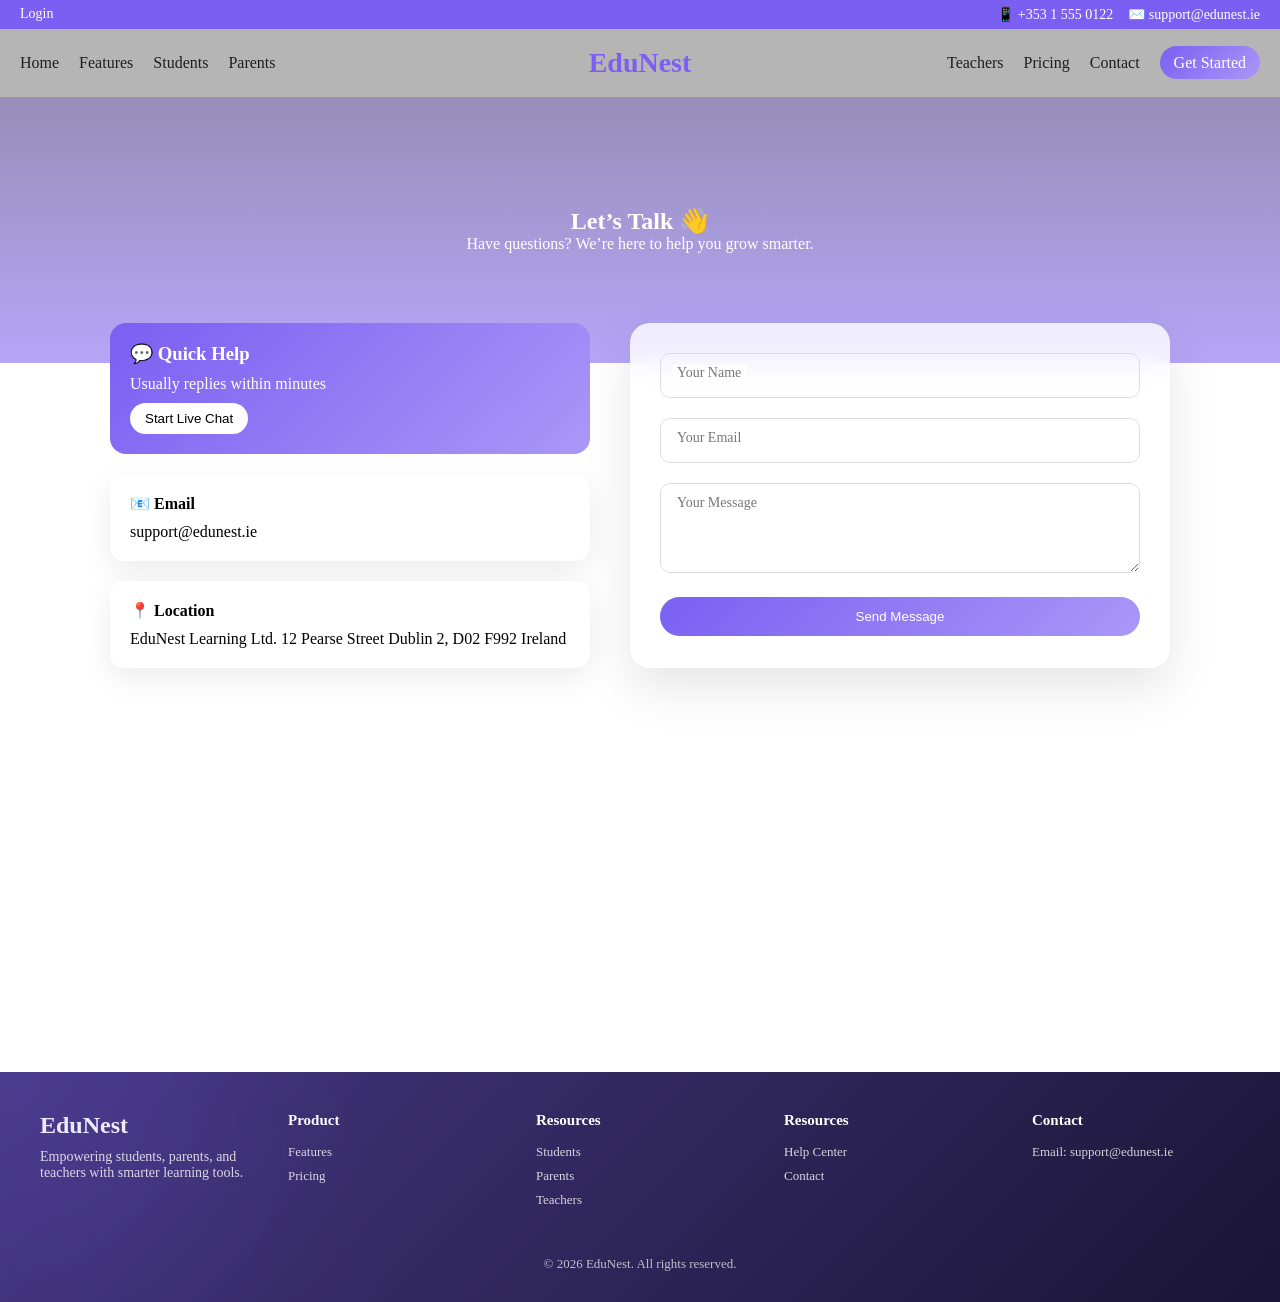
<file: contact.html>
<!DOCTYPE html>
<html lang="en">

<head>
    <meta charset="UTF-8">
    <meta name="viewport" content="width=device-width, initial-scale=1.0">
    <title>Contact Us - EduNest</title>
    <link rel="stylesheet" href="assets/css/style.css">
    <script src="https://cdnjs.cloudflare.com/ajax/libs/jquery/3.6.0/jquery.min.js"></script>
</head>

<body>
    <div class="top-bar">
        <div class="top-left">
            <span>📱 +353 1 555 0122</span>
            <span>✉️ support@edunest.ie</span>
        </div>
        <div class="top-right">
            <a href="login.html">Login</a>
        </div>
    </div>

    <!-- MAIN HEADER -->
    <header class="header">
        <nav class="nav">

            <!-- LEFT MENU -->
            <ul class="nav-left">
                <li><a href="/">Home</a></li>
                <li><a href="/#features">Features</a></li>
                <li><a href="/#students">Students</a></li>
                <li><a href="/#parents">Parents</a></li>
            </ul>

            <!-- LOGO CENTER -->
            <div class="logo"><a href="/">EduNest</a></div>

            <!-- RIGHT MENU -->
            <ul class="nav-right">
                <li><a href="/#teachers">Teachers</a></li>
                <li><a href="pricing.html">Pricing</a></li>
                <li><a href="contact.html">Contact</a></li>
                <li><a href="javascript:void(0)" class="btn-primary" onclick="openModal()">Get Started</a></li>
            </ul>

            <!-- MOBILE MENU ICON -->
            <div class="menu-toggle" id="menuToggle">☰</div>

        </nav>
    </header>
    <div class="mobile-menu" id="mobileMenu">
        <a href="/">Home</a>
        <a href="/#features">Features</a>
        <a href="/#students">Students</a>
        <a href="/#parents">Parents</a>
        <a href="/#teachers">Teachers</a>
        <a href="pricing.html">Pricing</a>
        <a href="contact.html">Contact</a>
        <a href="login.html">Login</a>
        <a href="#" class="btn-primary">Get Started</a>
    </div>
    <section class="contact-hero">
        <h1>Let’s Talk 👋</h1>
        <p>Have questions? We’re here to help you grow smarter.</p>
    </section>

    <section class="contact-main">

        <!-- LEFT SIDE -->
        <div class="contact-left">

            <!-- CHAT CARD -->
            <div class="chat-card">
                <h3>💬 Quick Help</h3>
                <p>Usually replies within minutes</p>
                <button class="live-btn">Start Live Chat</button>
                <div id="toastMsg" class="toast-msg">
                    ⚠️ Please login first, then you can start chat.
                </div>
            </div>


            <!-- INFO -->
            <div class="info-card">
                <h4>📧 Email</h4>
                <p>support@edunest.ie</p>
            </div>

            <div class="info-card">
                <h4>📍 Location</h4>
                <p>EduNest Learning Ltd.
                    12 Pearse Street
                    Dublin 2, D02 F992
                    Ireland</p>
            </div>

        </div>

        <!-- RIGHT SIDE -->
        <div class="contact-right">

            <form id="contactForm">

                <div class="input-group">
                    <input type="text" required>
                    <label>Your Name</label>
                </div>

                <div class="input-group">
                    <input type="email" required>
                    <label>Your Email</label>
                </div>

                <div class="input-group">
                    <textarea rows="4" required></textarea>
                    <label>Your Message</label>
                </div>

                <button type="submit" class="btn-submit">
                    Send Message
                </button>

                <p class="success-msg">✅ Message sent successfully!</p>

            </form>

        </div>

    </section>

    <!-- MAP -->
    <section class="map-section">
        <iframe
            src="https://www.google.com/maps/embed?pb=!1m18!1m12!1m3!1d3556602.428380062!2d-13.500493834853193!3d53.27316102731664!2m3!1f0!2f0!3f0!3m2!1i1024!2i768!4f13.1!3m3!1m2!1s0x48670e85c619870b%3A0x3523510470bb0f7!2sEducation%20State!5e1!3m2!1sen!2sin!4v1774634293550!5m2!1sen!2sin"
            width="600" height="450" style="border:0;" allowfullscreen="" loading="lazy"
            referrerpolicy="no-referrer-when-downgrade"></iframe>
    </section>
    <footer class="footer">

        <div class="footer-container">

            <!-- BRAND -->
            <div class="footer-col brand">
                <h3>EduNest</h3>
                <p>
                    Empowering students, parents, and teachers with smarter learning tools.
                </p>

            </div>

            <!-- EDU NEST -->

            <!-- PRODUCT -->
            <div class="footer-col">
                <h4>Product</h4>
                <ul>
                    <li><a href="/#features">Features</a></li>
                    <li><a href="pricing.html">Pricing</a></li>
                    <!-- <li><a href="contact.html">Demo</a></li> -->
                </ul>
            </div>

            <!-- RESOURCES -->
            <div class="footer-col">
                <h4>Resources</h4>
                <ul>
                    <li><a href="/#students">Students</a></li>
                    <li><a href="/#parents">Parents</a></li>
                    <li><a href="/#teachers">Teachers</a></li>
                    <!-- <li><a href="#">FAQs</a></li> -->
                </ul>
            </div>

            <!-- LEGAL -->
            <div class="footer-col">
                <h4>Resources</h4>
                <ul>
                    <li><a href="contact.html">Help Center</a></li>
                    <li><a href="contact.html">Contact</a></li>
                    <!-- <li><a href="#">FAQs</a></li> -->
                </ul>
            </div>

            <!-- CONTACT -->
            <div class="footer-col">
                <h4>Contact</h4>
                <ul>
                    <li>Email: support@edunest.ie</li>
                </ul>
            </div>

        </div>

        <!-- BOTTOM -->
        <div class="footer-bottom">
            © 2026 EduNest. All rights reserved.
        </div>

    </footer>
    <div class="modal" id="demoModal">

        <div class="modal-content" id="modalBox">

            <span class="close" onclick="closeModal()">&times;</span>

            <h2>Request a Demo</h2>

            <form id="demoForm">

                <input type="text" id="name" placeholder="Full Name" required>
                <input type="email" id="email" placeholder="Email Address" required>
                <input type="phone" id="phone" maxlength="10" placeholder="Phone Number" required>
                <input type="message" id="message" placeholder="Message" required>
                <p class="" id="formError"></p>
                <button type="submit">Submit Request</button>


            </form>

        </div>

    </div>

    <script src="assets/js/script.js"></script>
    <script>
        const contacform = document.getElementById("contactForm");
        const successMsg = document.querySelector(".success-msg");

        contacform.addEventListener("submit", function (e) {
            e.preventDefault();

            // show message
            successMsg.style.display = "block";

            // reset form
            form.reset();

            // hide after 3s
            setTimeout(() => {
                successMsg.style.display = "none";
            }, 6000);
        });
        document.getElementById("phone").addEventListener("input", function () {
            this.value = this.value.replace(/[^0-9]/g, "");
        });

    </script>
</body>

</html>
</file>
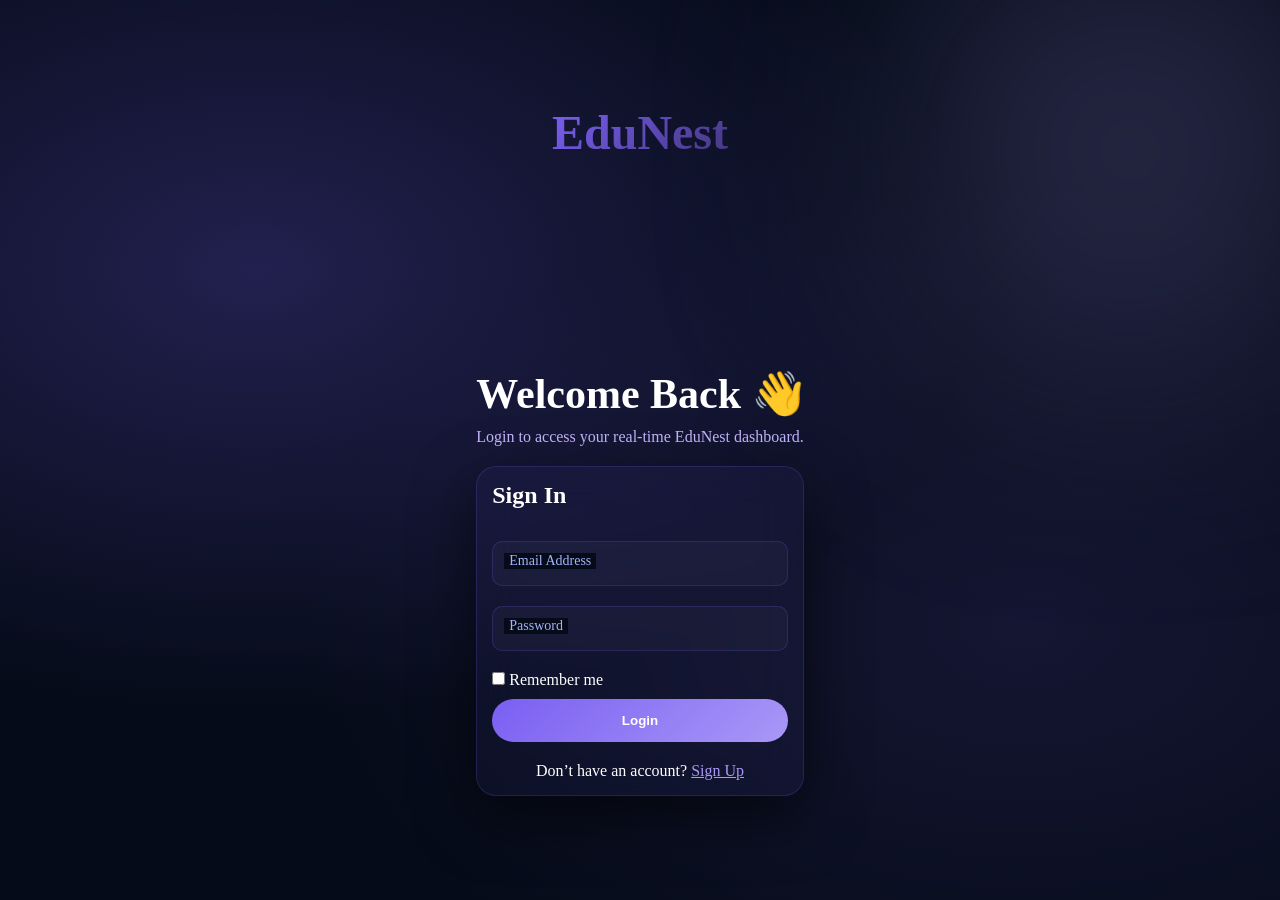
<file: login.html>
<!DOCTYPE html>
<html lang="en">

<head>
    <meta charset="UTF-8">
    <meta name="viewport" content="width=device-width, initial-scale=1.0">
    <title>Login - EduNest</title>
    <link rel="stylesheet" href="assets/css/style.css">
    <link rel="stylesheet" href="assets/css/login.css">
</head>

<body>

    <section class="login">
        <div class="logo">
            <a href="/">EduNest</a>
        </div>
        <!-- Background Glow -->
        <div class="bg-glow"></div>

        <div class="login-container">

            <!-- LEFT SIDE -->
            <div class="login-left">
                <h1>Welcome Back 👋</h1>
                <p>Login to access your real-time EduNest dashboard.</p>
            </div>

            <!-- RIGHT FORM -->
            <div class="login-card">

                <h2>Sign In</h2>

                <form id="loginForm">

                    <div class="input-group">
                        <input type="email" id="email" required>
                        <label>Email Address</label>
                        <span class="error"></span>
                    </div>

                    <div class="input-group">
                        <input type="password" id="password" required>
                        <label>Password</label>
                        <span class="error"></span>
                    </div>

                    <div class="login-options">
                        <label>
                            <input type="checkbox"> Remember me
                        </label>
                        <!-- <a href="#">Forgot Password?</a> -->
                    </div>

                    <button type="submit" class="btn-login">
                        <span class="btn-text">Login</span>
                        <span class="loader"></span>
                    </button>

                    <p id="successMsg"></p>

                    <p class="signup-text">
                        Don’t have an account? <a href="signup.html">Sign Up</a>
                    </p>

                </form>

            </div>

        </div>

    </section>
    <script>
        const form = document.getElementById("loginForm");
        const loader = document.querySelector(".loader");
        const btnText = document.querySelector(".btn-text");

        // 🔥 Dummy user (replace with API later)
        const validUser = {
            email: "test@gmail.com",
            password: "123456"
        };

        form.addEventListener("submit", function (e) {
            e.preventDefault();

            let valid = true;

            const email = document.getElementById("email");
            const password = document.getElementById("password");
            const successMsg = document.getElementById("successMsg");

            document.querySelectorAll(".error").forEach(e => e.innerText = "");
            successMsg.innerText = "";

            // Field validation
            if (!validateEmail(email.value)) {
                showError(email, "Invalid email format");
                valid = false;
            }

            if (password.value.length < 6) {
                showError(password, "Min 6 characters");
                valid = false;
            }

            if (valid) {
                loader.style.display = "inline-block";
                btnText.style.opacity = "0.5";

                setTimeout(() => {
                    loader.style.display = "none";
                    btnText.style.opacity = "1";

                    // 🔥 Credential Check
                    if (
                        email.value === validUser.email &&
                        password.value === validUser.password
                    ) {
                        successMsg.style.color = "#4ade80";
                        successMsg.innerText = "✅ Login successful!";
                        form.reset();
                    } else {
                        successMsg.style.color = "#ff6b6b";
                        successMsg.innerText = "❌ Invalid credentials";
                        form.reset();
                    }

                }, 1500);
            }
        });

        function showError(input, msg) {
            input.parentElement.querySelector(".error").innerText = msg;
        }

        function validateEmail(email) {
            return /^[^\s@]+@[^\s@]+\.[^\s@]+$/.test(email);
        }
    </script>
</body>

</html>
</file>
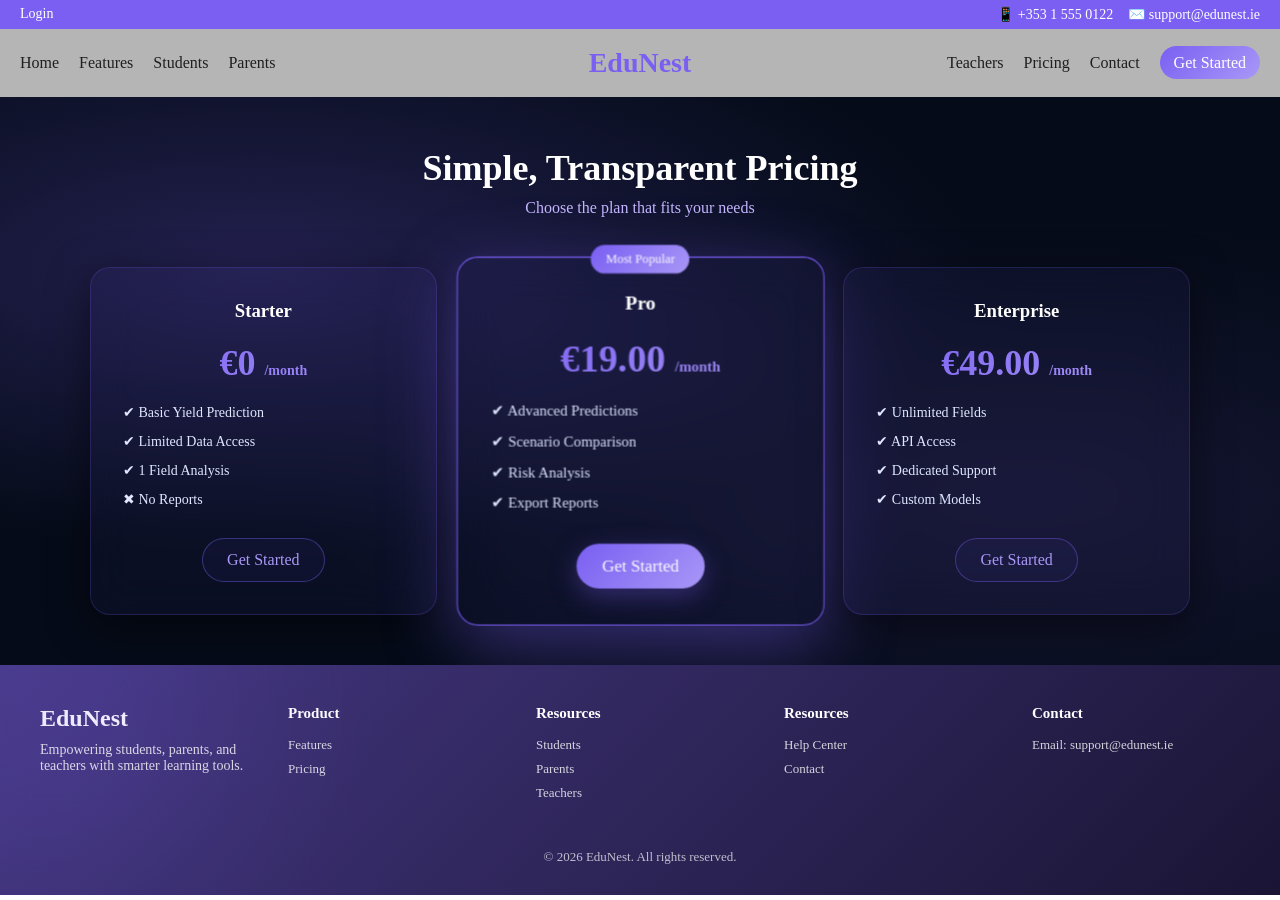
<file: pricing.html>
<!DOCTYPE html>
<html lang="en">

<head>
    <meta charset="UTF-8">
    <meta name="viewport" content="width=device-width, initial-scale=1.0">
    <title>Pricing - EduNest</title>
    <link rel="stylesheet" href="assets/css/style.css">
    <!-- jQuery -->
    <script src="https://cdnjs.cloudflare.com/ajax/libs/jquery/3.6.0/jquery.min.js"></script>
</head>

<body>
    <div class="top-bar">
        <div class="top-left">
            <span>📱 +353 1 555 0122</span>
            <span>✉️ support@edunest.ie</span>
        </div>
        <div class="top-right">
            <a href="login.html">Login</a>
        </div>
    </div>

    <!-- MAIN HEADER -->
    <header class="header">
        <nav class="nav">

            <!-- LEFT MENU -->
            <ul class="nav-left">
                <li><a href="/">Home</a></li>
                <li><a href="/#features">Features</a></li>
                <li><a href="/#students">Students</a></li>
                <li><a href="/#parents">Parents</a></li>
            </ul>

            <!-- LOGO CENTER -->
            <div class="logo"><a href="/">EduNest</a></div>

            <!-- RIGHT MENU -->
            <ul class="nav-right">
                <li><a href="/#teachers">Teachers</a></li>
                <li><a href="pricing.html">Pricing</a></li>
                <!-- <li><a href="#">About</a></li> -->
                <li><a href="contact.html">Contact</a></li>
                <li><a href="javascript:void(0)" class="btn-primary" onclick="openModal()">Get Started</a></li>
            </ul>

            <!-- MOBILE MENU ICON -->
            <div class="menu-toggle" id="menuToggle">☰</div>

        </nav>
    </header>
    <div class="mobile-menu" id="mobileMenu">
        <a href="/">Home</a>
        <a href="/#features">Features</a>
        <a href="/#students">Students</a>
        <a href="/#parents">Parents</a>
        <a href="/#teachers">Teachers</a>
        <a href="pricing.html">Pricing</a>
        <a href="contact.html">Contact</a>
        <a href="login.html">Login</a>
        <a href="#" class="btn-primary">Get Started</a>
    </div>
    <section class="pricing">

        <h2 class="section-title">Simple, Transparent Pricing</h2>
        <p class="section-subtext">Choose the plan that fits your needs</p>

        <div class="pricing-grid">

            <!-- FREE -->
            <div class="pricing-card">
                <h3>Starter</h3>
                <p class="price">€0 <span>/month</span></p>

                <ul>
                    <li>✔ Basic Yield Prediction</li>
                    <li>✔ Limited Data Access</li>
                    <li>✔ 1 Field Analysis</li>
                    <li>✖ No Reports</li>
                </ul>

                <a href="contact.html" class="btn-outline">Get Started</a>
            </div>

            <!-- PRO (Highlight) -->
            <div class="pricing-card popular">
                <div class="badge">Most Popular</div>

                <h3>Pro</h3>
                <p class="price">€19.00 <span>/month</span></p>

                <ul>
                    <li>✔ Advanced Predictions</li>
                    <li>✔ Scenario Comparison</li>
                    <li>✔ Risk Analysis</li>
                    <li>✔ Export Reports</li>
                </ul>

                <a href="contact.html" class="btn-primary">Get Started</a>
            </div>

            <!-- ENTERPRISE -->
            <div class="pricing-card">
                <h3>Enterprise</h3>
                <p class="price">€49.00 <span>/month</span></p>

                <ul>
                    <li>✔ Unlimited Fields</li>
                    <li>✔ API Access</li>
                    <li>✔ Dedicated Support</li>
                    <li>✔ Custom Models</li>
                </ul>

                <a href="contact.html" class="btn-outline">Get Started</a>
            </div>

        </div>

    </section>
    <footer class="footer">

        <div class="footer-container">

            <!-- BRAND -->
            <div class="footer-col brand">
                <h3>EduNest</h3>
                <p>
                    Empowering students, parents, and teachers with smarter learning tools.
                </p>


            </div>

            <!-- EDU NEST -->

            <!-- PRODUCT -->
            <div class="footer-col">
                <h4>Product</h4>
                <ul>
                    <li><a href="/#features">Features</a></li>
                    <li><a href="pricing.html">Pricing</a></li>
                    <!-- <li><a href="contact.html">Demo</a></li> -->
                </ul>
            </div>

            <!-- RESOURCES -->
            <div class="footer-col">
                <h4>Resources</h4>
                <ul>
                    <li><a href="/#students">Students</a></li>
                    <li><a href="/#parents">Parents</a></li>
                    <li><a href="/#teachers">Teachers</a></li>
                    <!-- <li><a href="#">FAQs</a></li> -->
                </ul>
            </div>


            <!-- LEGAL -->
            <div class="footer-col">

                <h4>Resources</h4>
                <ul>
                    <li><a href="contact.html">Help Center</a></li>
                    <li><a href="contact.html">Contact</a></li>
                    <!-- <li><a href="#">FAQs</a></li> -->
                </ul>
            </div>

            <!-- CONTACT -->
            <div class="footer-col">
                <h4>Contact</h4>
                <ul>
                    <li>Email: support@edunest.ie</li>
                </ul>
            </div>

        </div>

        <!-- BOTTOM -->
        <div class="footer-bottom">
            © 2026 EduNest. All rights reserved.
        </div>

    </footer>
    <div class="modal" id="demoModal">

        <div class="modal-content" id="modalBox">

            <span class="close" onclick="closeModal()">&times;</span>

            <h2>Request a Demo</h2>

            <form id="demoForm">

                <input type="text" id="name" placeholder="Full Name" required>
                <input type="email" id="email" placeholder="Email Address" required>
                <input type="phone" id="phone" maxlength="10" placeholder="Phone Number" required>
                <input type="message" id="message" placeholder="Message" required>

                <p class="" id="formError"></p>

                <button type="submit">Submit Request</button>

            </form>

        </div>

    </div>
    <script src="assets/js/script.js"></script>
    <script>
        document.getElementById("phone").addEventListener("input", function () {
            this.value = this.value.replace(/[^0-9]/g, "");
        });
    </script>
</body>

</html>
</file>
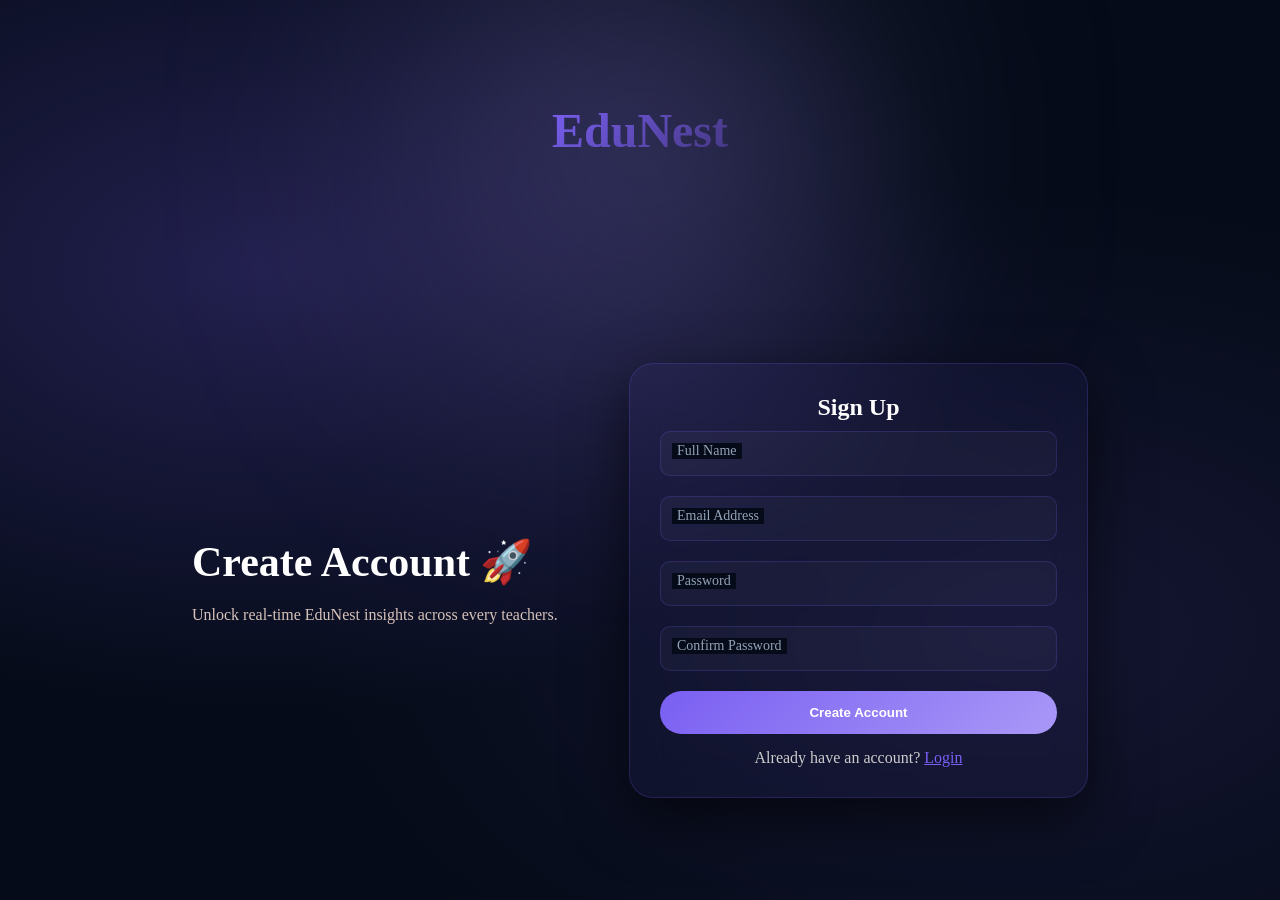
<file: signup.html>
<!DOCTYPE html>
<html lang="en">

<head>
    <meta charset="UTF-8">
    <meta name="viewport" content="width=device-width, initial-scale=1.0">
    <title>Sign Up - EduNest</title>
    <link rel="stylesheet" href="assets/css/style.css">
    <link rel="stylesheet" href="assets/css/signup.css">
</head>

<body>

    <section class="signup">
        <div class="logo">
            <a href="/">EduNest</a>
        </div>
        <!-- Glow Background -->
        <div class="bg-glow"></div>
        <div class="signup-container">
            <!-- LEFT -->
            <div class="signup-left">
                <h1>Create Account 🚀</h1>
                <p>Unlock real-time EduNest insights across every teachers.</p>
            </div>

            <!-- RIGHT FORM -->
            <div class="signup-card">

                <h2>Sign Up</h2>

                <form id="signupForm">

                    <div class="input-group">
                        <input type="text" id="name" required>
                        <label>Full Name</label>
                        <span class="error"></span>
                    </div>

                    <div class="input-group">
                        <input type="email" id="email" required>
                        <label>Email Address</label>
                        <span class="error"></span>
                    </div>

                    <div class="input-group">
                        <input type="password" id="password" required>
                        <label>Password</label>
                        <span class="error"></span>
                    </div>

                    <!-- Strength -->
                    <div id="strength"></div>

                    <div class="input-group">
                        <input type="password" id="confirmPassword" required>
                        <label>Confirm Password</label>
                        <span class="error"></span>
                    </div>

                    <button type="submit" class="btn-signup">
                        <span class="btn-text">Create Account</span>
                        <span class="loader"></span>
                    </button>

                    <p id="successMsg"></p>

                    <p class="login-text">
                        Already have an account? <a href="login.html">Login</a>
                    </p>

                </form>

            </div>

        </div>

    </section>

    <script>
        const form = document.getElementById("signupForm");
        const loader = document.querySelector(".loader");
        const btnText = document.querySelector(".btn-text");
        const strength = document.getElementById("strength");

        const passwordInput = document.getElementById("password");

        passwordInput.addEventListener("input", () => {
            const val = passwordInput.value;

            if (val.length < 6) {
                strength.innerText = "Weak password";
                strength.style.color = "red";
            } else if (val.match(/[A-Z]/) && val.match(/[0-9]/)) {
                strength.innerText = "Strong password";
                strength.style.color = "lightgreen";
            } else {
                strength.innerText = "Medium password";
                strength.style.color = "orange";
            }
        });

        form.addEventListener("submit", function (e) {
            e.preventDefault();

            let valid = true;

            const name = document.getElementById("name");
            const email = document.getElementById("email");
            const password = document.getElementById("password");
            const confirmPassword = document.getElementById("confirmPassword");
            const successMsg = document.getElementById("successMsg");

            document.querySelectorAll(".error").forEach(e => e.innerText = "");
            successMsg.innerText = "";

            if (name.value.trim() === "") {
                showError(name, "Required");
                valid = false;
            }

            if (!validateEmail(email.value)) {
                showError(email, "Invalid email");
                valid = false;
            }

            if (password.value.length < 6) {
                showError(password, "Min 6 characters");
                valid = false;
            }

            if (password.value !== confirmPassword.value) {
                showError(confirmPassword, "Passwords do not match");
                valid = false;
            }

            if (valid) {
                loader.style.display = "inline-block";
                btnText.style.opacity = "0.5";

                setTimeout(() => {
                    loader.style.display = "none";
                    btnText.style.opacity = "1";

                    successMsg.innerText = "🎉 Account created successfully!";
                    form.reset();
                    strength.innerText = "";
                }, 1500);
            }
        });

        function showError(input, msg) {
            input.parentElement.querySelector(".error").innerText = msg;
        }

        function validateEmail(email) {
            return /^[^\s@]+@[^\s@]+\.[^\s@]+$/.test(email);
        }
    </script>
</body>

</html>
</file>
<file: assets/css/style.css>
/* Reset */
:root {
    --primary: #7A5FF2;
    --secondary: #443781;
    --light: #A998F7;
}

/* RESET */
* {
    margin: 0;
    padding: 0;
    box-sizing: border-box;
}

/* =========================
   TOP BAR
========================= */
.top-bar {
    display: flex;
    justify-content: space-between;
    padding: 6px 20px;
    font-size: 14px;
    color: #ffffff;
    background: var(--primary);
    flex-direction: row-reverse;
}

.top-left {
    display: flex;
    gap: 15px;
}

.top-right a {
    color: #ffffff;
    text-decoration: none;
}

/* =========================
   HEADER
========================= */
.header {
    position: sticky;
    top: 0;
    padding: 10px 0;
    z-index: 1000;
    background: rgba(163, 163, 163, 0.8);
    backdrop-filter: blur(10px);
}

/* NAV */
.nav {
    display: flex;
    align-items: center;
    justify-content: space-between;
    padding: 15px 20px;
    position: relative;

}

/* MENUS */
.nav-left,
.nav-right {
    display: flex;
    gap: 20px;
    list-style: none;
}

.nav a {
    color: #1f1f1f;
    text-decoration: none;
    font-size: 16px;
    transition: 0.3s;
}

.nav a:hover {
    color: var(--primary);
}

/* LOGO CENTER */
nav .logo {
    position: absolute;
    left: 50%;
    transform: translateX(-50%);
}

nav .logo a {
    font-size: 28px;
    font-weight: bold;
    color: var(--primary);
    text-decoration: none;
}

/* BUTTON */
nav .btn-primary {
    padding: 8px 14px;
    border-radius: 20px;
    color: #ffffff;
    background: linear-gradient(135deg, var(--primary), var(--light));
}

/* MENU TOGGLE */
.menu-toggle {
    display: none;
    font-size: 24px;
    cursor: pointer;
    color: #fff;
}

/* =========================
   MOBILE MENU
========================= */
.mobile-menu {
    position: fixed;
    top: 0;
    right: -100%;
    width: 260px;
    height: 100%;
    background: #050b18;
    display: flex;
    flex-direction: column;
    padding: 30px 20px;
    gap: 15px;
    transition: 0.3s;
    z-index: 1111;
}

.mobile-menu a {
    color: #fff;
    text-decoration: none;
    font-size: 16px;
}

.mobile-menu.active {
    right: 0;
}

/* =========================
   TABLET (≤992px)
========================= */
@media (max-width: 992px) {

    .nav-left,
    .nav-right {
        display: none;
    }

    .menu-toggle {
        display: block;
    }

}

/* =========================
   MOBILE (≤576px)
========================= */
@media (max-width: 576px) {

    .top-bar {
        flex-direction: column;
        align-items: center;
        gap: 5px;
    }

    .top-left {
        flex-direction: column;
        align-items: center;
    }

}

/* hero banner */
.hero-slider {
    position: relative;
    height: 100vh;
    overflow: hidden;
}

/* SLIDE */
.hero-slide {
    position: absolute;
    width: 100%;
    height: 100%;
    opacity: 0;
    transition: 1s ease;
}

.hero-slide.active {
    opacity: 1;
}

/* BACKGROUND (GRADIENT + GLOW) */
.slide-1 .hero-bg {
    position: absolute;
    width: 100%;
    height: 100%;
    background: url(../images/banner2.jpg) no-repeat center center/cover;
    /* filter: blur(10px); */
    transform: scale(1.2);
}

.slide-1 .hero-bg::before {
    position: absolute;
    content: "";
    background:
        radial-gradient(circle at 20% 30%, var(--light), transparent 40%),
        radial-gradient(circle at 80% 70%, var(--primary), transparent 40%),
        linear-gradient(135deg, var(--secondary), #000);
    width: 100%;
    height: 100%;
    opacity: .6;
}

.slide-2 .hero-bg {
    position: absolute;
    width: 100%;
    height: 100%;
    background: url(../images/banner1.jpg) no-repeat center center/cover;
    /* filter: blur(10px); */
    transform: scale(1.2);
}

/* CONTENT CENTER */
.hero-content {
    position: relative;
    z-index: 2;
    text-align: center;
    color: #fff;
    top: 50%;
    transform: translateY(-50%);
    max-width: 700px;
    margin: auto;
    padding: 20px;
}

.hero-content h1 {
    font-size: 56px;
    font-weight: 700;
    margin-bottom: 20px;
}

.hero-content p {
    font-size: 18px;
    line-height: 1.6;
    opacity: 0.9;
    margin-bottom: 30px;
}

/* BUTTONS */
.hero-buttons a {
    margin: 0 10px;
}

.btn-primary {
    background: linear-gradient(135deg, var(--primary), var(--light));
    padding: 14px 26px;
    border-radius: 30px;
    color: #fff;
    text-decoration: none;
    font-weight: 500;
}

.btn-glass {
    border: 1px solid rgba(255, 255, 255, 0.4);
    padding: 14px 26px;
    border-radius: 30px;
    color: #fff;
    text-decoration: none;
    backdrop-filter: blur(10px);
}

/* FLOATING CARDS */
.floating-cards .card {
    position: absolute;
    background: rgba(255, 255, 255, 0.1);
    backdrop-filter: blur(12px);
    padding: 12px 18px;
    border-radius: 12px;
    color: #fff;
    font-size: 14px;
    animation: float 6s infinite ease-in-out;
}

/* CARD POSITIONS */
.floating-cards .card1 {
    top: 20% !important;
    left: 15% !important;
}

.floating-cards .card2 {
    bottom: 20% !important;
    right: 15% !important;
}

.floating-cards .card3 {
    top: 60%;
    left: 10%;
}

/* FLOAT ANIMATION */
@keyframes float {

    0%,
    100% {
        transform: translateY(0);
    }

    50% {
        transform: translateY(-20px);
    }
}

/* DOTS */
.hero-dots {
    position: absolute;
    bottom: 30px;
    width: 100%;
    text-align: center;
}

.dot {
    height: 10px;
    width: 10px;
    margin: 5px;
    background: #fff;
    display: inline-block;
    border-radius: 50%;
    opacity: 0.4;
}

.dot.active {
    opacity: 1;
    background: var(--primary);
}

/* RESPONSIVE */
@media (max-width: 768px) {
    .hero-content h1 {
        font-size: 34px;
    }

    .hero-content p {
        font-size: 14px;
    }

    .floating-cards {
        display: none;
    }
}

/* features */
.highlights {
    padding: 60px 20px;
    background: linear-gradient(135deg, var(--primary), #ffffff);
    text-align: center;
}

.highlights .section-title {
    font-size: 36px;
    margin-bottom: 60px;
    color: var(--secondary);
}

/* GRID */
.highlight-grid {
    display: grid;
    grid-template-columns: repeat(4, 1fr);
    gap: 25px;
}

/* CARD */
.highlight-card {
    position: relative;
    padding: 30px 20px;
    border-radius: 20px;
    background: rgba(255, 255, 255, 0.251);
    backdrop-filter: blur(12px);
    transition: 0.4s;
    overflow: hidden;
}

/* GLOW EFFECT */
.highlight-card::before {
    content: "";
    position: absolute;
    inset: 0;
    background: linear-gradient(135deg, var(--primary), var(--light));
    opacity: 0;
    transition: 0.4s;
    z-index: 0;
}

.highlight-card:hover::before {
    opacity: 0.1;
}

/* CONTENT */
.highlight-card * {
    position: relative;
    z-index: 2;
}

.icon {
    font-size: 32px;
    margin-bottom: 15px;
}

.highlight-card h3 {
    font-size: 20px;
    margin-bottom: 10px;
    color: var(--secondary);
}

.highlight-card p {
    font-size: 14px;
    color: #555;
}

/* HOVER EFFECT */
.highlight-card:hover {
    transform: translateY(-10px) scale(1.02);
    box-shadow: 0 15px 40px rgba(122, 95, 242, 0.2);
}

/* RESPONSIVE */
@media (max-width: 992px) {
    .highlight-grid {
        grid-template-columns: repeat(2, 1fr);
    }
}

@media (max-width: 576px) {
    .highlight-grid {
        grid-template-columns: 1fr;
    }
}

/* showcase */
/* SECTION */
.app-showcase {
    padding: 40px 20px;
    text-align: center;
    background: linear-gradient(135deg, #ffffff, #f7f5ff);
}

.app-showcase h2 {
    font-size: 38px;
    margin-bottom: 60px;
    color: var(--secondary);
}

/* CONTAINER */
.slider-container {
    position: relative;
    display: flex;
    align-items: center;
}

/* SLIDER */
.slider {
    display: flex;
    gap: 30px;
    overflow-x: auto;
    scroll-behavior: smooth;
    padding: 20px;
}

/* HIDE SCROLLBAR */
.slider::-webkit-scrollbar {
    display: none;
}

/* SLIDE */
.slide {
    min-width: 300px;
    position: relative;
    border-radius: 20px;
    overflow: hidden;
    transform: scale(0.85);
    opacity: 0.5;
    transition: 0.4s;
}

/* IMAGE */
.slide img {
    width: 200px;
    height: 400px;
    margin: 0 auto;
    object-fit: contain;
    display: block;
    border-radius: 20px;
}

/* OVERLAY */
.overlay {
    position: absolute;
    bottom: 10px;
    left: 10px;
    right: 10px;
    padding: 10px 15px;
    border-radius: 10px;
    background: rgba(0, 0, 0, 0.5);
    color: #fff;
    font-size: 14px;
    backdrop-filter: blur(10px);
}

/* ACTIVE CENTER */
.slide.active {
    transform: scale(1.1);
    opacity: 1;
}

/* NAV BUTTONS */
.nav-btn {
    position: absolute;
    background: #7A5FF2;
    color: #ffffff;
    border: none;
    font-size: 30px;
    padding: 10px 15px;
    cursor: pointer;
    border-radius: 50%;
    z-index: 5;
}

.prev {
    left: 0;
}

.next {
    right: 0;
}

/* RESPONSIVE */
@media (max-width: 768px) {
    .slide {
        min-width: 240px;
    }

    .nav-btn {
        display: none;
    }
}

/* students */


/* SECTION */
.students-section {
    padding: 60px 20px;
    background: linear-gradient(135deg, var(--primary), var(--light));
    position: relative;
    overflow: hidden;
}

/* CONTAINER */
.students-container {
    display: flex;
    align-items: center;
    justify-content: space-between;
    gap: 60px;
    max-width: 1200px;
    margin: auto;
}

/* LEFT CONTENT */
.students-content {
    flex: 1;
}

.students-content h2 {
    font-size: 40px;
    color: #ffffff;
    margin-bottom: 20px;
}

.students-section .subtitle {
    font-size: 16px;
    margin-bottom: 25px;
    color: #cfcfcf;
}

/* FEATURES */
.students-section .features {
    list-style: none;
    margin-bottom: 30px;
}

.students-section .features li {
    margin-bottom: 12px;
    font-size: 15px;
    color: #ffffff;
}

/* BUTTON */
.students-content .btn-primary {
    background: linear-gradient(135deg, #f7f5ff, #ffffff);
    padding: 12px 24px;
    border-radius: 30px;
    color: var(--primary) !important;
    text-decoration: none;
}

/* RIGHT CARDS */
.students-cards {
    flex: 1;
    position: relative;
    height: 350px;
}

/* CARD STYLE */
.game-card {
    position: absolute;
    background: rgba(255, 255, 255, 0.7);
    backdrop-filter: blur(12px);
    padding: 20px;
    border-radius: 16px;
    box-shadow: 0 10px 30px rgba(0, 0, 0, 0.1);
    text-align: center;
    width: 140px;
    transition: 0.3s;
}

/* CARD ICON */
.game-card span {
    font-size: 28px;
    display: block;
    margin-bottom: 8px;
}

/* FLOAT ANIMATION */
@keyframes float {

    0%,
    100% {
        transform: translateY(0);
    }

    50% {
        transform: translateY(-15px);
    }
}

/* POSITIONING */
.students-cards .card1 {
    top: 0;
    left: 40%;
    animation: float 5s infinite;
}

.students-cards .card2 {
    top: 120px;
    left: 10%;
    animation: float 6s infinite;
}

.students-cards .card3 {
    top: 120px;
    right: 10%;
    animation: float 4s infinite;
}

.students-cards .card4 {
    bottom: 0;
    left: 40%;
    animation: float 7s infinite;
}

/* HOVER */
.game-card:hover {
    transform: scale(1.1);
}

/* BACKGROUND GLOW */
.students-section::before {
    content: "";
    position: absolute;
    width: 300px;
    height: 300px;
    background: var(--primary);
    opacity: 0.15;
    filter: blur(120px);
    top: -100px;
    left: -100px;
}

.students-section::after {
    content: "";
    position: absolute;
    width: 300px;
    height: 300px;
    background: var(--light);
    opacity: 0.2;
    filter: blur(120px);
    bottom: -100px;
    right: -100px;
}

/* RESPONSIVE */
@media (max-width: 992px) {
    .students-container {
        flex-direction: column;
        text-align: center;
    }

    .students-cards {
        height: 300px;
    }

    .game-card {
        display: none;
    }
}

/* parents */
/* SECTION */
.parents-section {
    padding: 60px 20px;
    background: #ffffff;
}

/* CONTAINER */
.parents-container {
    max-width: 1200px;
    margin: auto;
    display: flex;
    align-items: center;
    gap: 60px;
}

/* DASHBOARD */
.parents-dashboard {
    flex: 1;
    display: grid;
    grid-template-columns: repeat(2, 1fr);
    gap: 20px;
}

/* CARD */
.dashboard-card {
    background: #fff;
    border-radius: 16px;
    padding: 20px;
    box-shadow: 0 10px 30px rgba(0, 0, 0, 0.08);
    transition: 0.3s;
}

.dashboard-card:hover {
    transform: translateY(-5px);
}

/* HEADINGS */
.dashboard-card h4 {
    font-size: 14px;
    margin-bottom: 10px;
    color: var(--secondary);
}

/* PROGRESS BAR */
.progress-bar {
    background: #eee;
    height: 8px;
    border-radius: 10px;
    overflow: hidden;
    margin-bottom: 8px;
}

.progress-bar span {
    display: block;
    height: 100%;
    background: linear-gradient(90deg, var(--primary), var(--light));
    border-radius: 10px;
}

/* TEXT */
.dashboard-card p {
    font-size: 13px;
    color: #555;
}

/* RIGHT CONTENT */
.parents-content {
    flex: 1;
}

.parents-content h2 {
    font-size: 40px;
    color: var(--secondary);
    margin-bottom: 20px;
}

.parents-content .subtitle {
    font-size: 16px;
    margin-bottom: 25px;
    color: #555;
}

/* FEATURES */
.parents-content .features {
    list-style: none;
    margin-bottom: 30px;
}

.parents-content .features li {
    margin-bottom: 12px;
    font-size: 15px;
}

/* BUTTON */
.btn-primary {
    background: linear-gradient(135deg, var(--primary), var(--light));
    padding: 12px 24px;
    border-radius: 30px;
    color: #fff;
    text-decoration: none;
}

/* RESPONSIVE */
@media (max-width: 992px) {
    .parents-container {
        flex-direction: column;
        text-align: center;
    }

    .parents-dashboard {
        grid-template-columns: 1fr;
    }
}

/* teacher */
/* SECTION */
.teachers-section {
    padding: 60px 20px;
    background: linear-gradient(135deg, var(--secondary), var(--light));
}

/* CONTAINER */
.teachers-container {
    max-width: 1200px;
    margin: auto;
    display: flex;
    align-items: center;
    gap: 60px;
}

/* LEFT CONTENT */
.teachers-content {
    flex: 1;
}

.teachers-content h2 {
    font-size: 40px;
    color: #ffffff;
    margin-bottom: 20px;
}

.teachers-content .subtitle {
    font-size: 16px;
    margin-bottom: 25px;
    color: #f7f5ff;
}

/* FEATURES */
.teachers-content .features {
    list-style: none;
    margin-bottom: 30px;
}

.teachers-content .features li {
    margin-bottom: 12px;
    font-size: 15px;
    color: #ffffff;
}

/* BUTTON */
.teachers-section .btn-primary {
    background: linear-gradient(135deg, #f7f5ff, #ffffff);
    padding: 12px 24px;
    border-radius: 30px;
    color: var(--primary) !important;
    text-decoration: none;
}

/* RIGHT UI */
.teachers-ui {
    flex: 1;
    display: flex;
    flex-direction: column;
    gap: 20px;
}

/* TASK CARD */
.task-card {
    background: #fff;
    border-radius: 14px;
    padding: 18px;
    box-shadow: 0 10px 25px rgba(0, 0, 0, 0.08);
    transition: 0.3s;
}

.task-card:hover {
    transform: translateY(-5px);
}

/* HEADER */
.task-header {
    display: flex;
    justify-content: space-between;
    font-size: 14px;
    margin-bottom: 8px;
}

/* STATUS BADGE */
.status {
    background: #eee;
    padding: 3px 10px;
    border-radius: 10px;
    font-size: 12px;
}

.status.done {
    background: #d1fae5;
    color: #065f46;
}

.status.active {
    background: #ede9fe;
    color: var(--primary);
}

/* TEXT */
.task-card p {
    font-size: 13px;
    color: #555;
}

/* RESPONSIVE */
@media (max-width: 992px) {
    .teachers-container {
        flex-direction: column;
        text-align: center;
    }
}

/* powerful features */

/* SECTION */
.features-deep {
    padding: 60px 20px;
    background: linear-gradient(135deg, #ffffff, #f7f5ff);
}

/* CONTAINER */
.fd-container {
    max-width: 1200px;
    margin: auto;
    display: flex;
    gap: 60px;
    align-items: center;
}

/* LEFT */
.fd-left {
    flex: 1;
}

.fd-left h2 {
    font-size: 38px;
    margin-bottom: 30px;
    color: var(--secondary);
}

/* TABS */
.fd-tabs {
    display: flex;
    flex-direction: column;
    gap: 15px;
}

.fd-tab {
    padding: 14px 18px;
    border-radius: 12px;
    background: #f3f2ff;
    cursor: pointer;
    transition: 0.3s;
    font-size: 15px;
}

.fd-tab:hover {
    background: #e8e6ff;
}

.fd-tab.active {
    background: linear-gradient(135deg, var(--primary), var(--light));
    color: #fff;
}

/* RIGHT */
.fd-right {
    flex: 1;
    position: relative;
}

/* CONTENT */
.fd-content {
    display: none;
    background: rgba(255, 255, 255, 0.7);
    backdrop-filter: blur(14px);
    border-radius: 20px;
    padding: 30px;
    box-shadow: 0 20px 50px rgba(0, 0, 0, 0.1);
}

.fd-content.active {
    display: block;
}

/* MOCKUP */
.mockup {
    margin-top: 20px;
    height: 180px;
    border-radius: 12px;
    background: linear-gradient(135deg, var(--light), var(--primary));
    display: flex;
    align-items: center;
    justify-content: center;
    color: #fff;
}

/* RESPONSIVE */
@media (max-width: 992px) {
    .fd-container {
        flex-direction: column;
    }
}


/* SECTION */
.testimonials {
    padding: 60px 20px;
    text-align: center;
    background: linear-gradient(135deg, var(--primary), var(--light));
}

.testimonials h2 {
    font-size: 36px;
    margin-bottom: 60px;
    color: var(--secondary);
}

/* SLIDER */
.testi-slider {
    overflow: hidden;
}

.testi-track {
    display: flex;
    gap: 30px;
    transition: 0.5s;
}

/* CARD */
.testi-card {
    min-width: 320px;
    padding: 30px;
    border-radius: 20px;
    background: rgba(255, 255, 255, 0.7);
    backdrop-filter: blur(14px);
    box-shadow: 0 15px 40px rgba(0, 0, 0, 0.1);
    text-align: left;
    transform: scale(0.85);
    opacity: 0.5;
    transition: 0.4s;
}

/* ACTIVE CENTER */
.testi-card.active {
    transform: scale(1);
    opacity: 1;
}

/* TEXT */
.testi-card p {
    font-size: 16px;
    margin-bottom: 20px;
}

/* USER */
.user {
    display: flex;
    align-items: center;
    gap: 10px;
}

.user img {
    width: 50px;
    height: 50px;
    border-radius: 50%;
}

.user h4 {
    font-size: 14px;
    margin: 0;
}

.user span {
    font-size: 12px;
    color: #777;
}

/* RESPONSIVE */
@media (max-width: 768px) {
    .testi-card {
        min-width: 260px;
    }
}

/* footer */
/* FOOTER */
.footer {
    background: linear-gradient(135deg, var(--secondary), #1a1535);
    color: #fff;
    padding: 40px 20px 30px;
    position: relative;
    overflow: hidden;
}

/* GLOW EFFECT */
.footer::before {
    content: "";
    position: absolute;
    width: 300px;
    height: 300px;
    background: var(--primary);
    filter: blur(120px);
    opacity: 0.2;
    top: -100px;
    left: -100px;
}

/* CONTAINER */
.footer-container {
    max-width: 1200px;
    margin: auto;
    display: grid;
    grid-template-columns: repeat(5, 1fr);
    gap: 40px;
}

/* BRAND */
.brand h3 {
    font-size: 24px;
    margin-bottom: 10px;
}

.brand p {
    font-size: 14px;
    opacity: 0.8;
    margin-bottom: 15px;
}

/* SOCIAL */
.socials a {
    margin-right: 10px;
    font-size: 18px;
    text-decoration: none;
}

/* COLUMN */
.footer-col h4 {
    margin-bottom: 15px;
    font-size: 15px;
}

.footer-col ul {
    list-style: none;
}

.footer-col ul li {
    margin-bottom: 8px;
    font-size: 13px;
    opacity: 0.8;
}

.footer-col ul li a {
    color: #fff;
    text-decoration: none;
}

.footer-col ul li a:hover {
    color: var(--light);
}

/* NEWSLETTER */
.newsletter {
    margin-top: 10px;
    display: flex;
}

.newsletter input {
    padding: 8px;
    border: none;
    outline: none;
    border-radius: 6px 0 0 6px;
    width: 100%;
}

.newsletter button {
    background: var(--primary);
    border: none;
    color: #fff;
    padding: 8px 12px;
    border-radius: 0 6px 6px 0;
    cursor: pointer;
}

/* BOTTOM */
.footer-bottom {
    text-align: center;
    margin-top: 40px;
    font-size: 13px;
    opacity: 0.7;
}

/* RESPONSIVE */
@media (max-width: 992px) {
    .footer-container {
        grid-template-columns: repeat(3, 1fr);
    }
}

@media (max-width: 576px) {
    .footer-container {
        grid-template-columns: 1fr;
        text-align: center;
    }

    .newsletter {
        flex-direction: column;
    }

    .newsletter input,
    .newsletter button {
        border-radius: 6px;
        margin-bottom: 5px;
    }
}


/* contact-us page */
/* SECTION */
/* HERO */
.contact-hero {
    padding: 110px 20px;
    text-align: center;
    background:
        linear-gradient(rgba(69, 55, 129, 0.566), rgba(122, 95, 242, 0.557)),
        url('https://images.unsplash.com/photo-1521737604893-d14cc237f11d');
    background-size: cover;
    background-position: center;
    color: #fff;
}

/* MAIN */
.contact-main {
    display: flex;
    max-width: 1100px;
    margin: -60px auto 80px;
    gap: 40px;
    padding: 20px;
}

/* LEFT */
.contact-left {
    flex: 1;
    display: flex;
    flex-direction: column;
    gap: 20px;
}

/* CHAT CARD */
.chat-card {
    background: linear-gradient(135deg, #7A5FF2, #A998F7);
    padding: 20px;
    border-radius: 16px;
    color: #fff;
}

.chat-card h3 {
    margin-bottom: 10px;
}

.chat-card button {
    margin-top: 10px;
    background: #fff;
    border: none;
    padding: 8px 15px;
    border-radius: 20px;
    cursor: pointer;
}

/* INFO CARD */
.info-card {
    background: #fff;
    padding: 20px;
    border-radius: 14px;
    box-shadow: 0 10px 30px rgba(0, 0, 0, 0.08);
}

.info-card h4 {
    margin-bottom: 10px;
}

/* RIGHT FORM */
.contact-right {
    flex: 1;
    background: rgba(255, 255, 255, 0.8);
    backdrop-filter: blur(14px);
    padding: 30px;
    border-radius: 20px;
    box-shadow: 0 20px 50px rgba(0, 0, 0, 0.1);
}

/* INPUT GROUP */
.input-group {
    position: relative;
    margin-bottom: 20px;
}

.input-group input,
.input-group textarea {
    width: 100%;
    padding: 14px;
    border: 1px solid #ddd;
    border-radius: 10px;
    outline: none;
    background: transparent;
}

/* FLOAT LABEL */
.input-group label {
    position: absolute;
    left: 12px;
    top: 12px;
    font-size: 14px;
    color: #777;
    transition: 0.3s;
    background: #fff;
    padding: 0 5px;
}

/* ACTIVE LABEL */
.input-group input:focus+label,
.input-group textarea:focus+label,
.input-group input:valid+label,
.input-group textarea:valid+label {
    top: -8px;
    font-size: 12px;
    color: #7A5FF2;
}

/* BUTTON */
.btn-submit {
    width: 100%;
    padding: 12px;
    border: none;
    background: linear-gradient(135deg, #7A5FF2, #A998F7);
    color: #fff;
    border-radius: 25px;
    cursor: pointer;
}

/* SUCCESS */
.success-msg {
    display: none;
    margin-top: 10px;
    color: green;
}

/* MAP */
.map-section iframe {
    width: 100%;
    height: 300px;
    border: none;
}

/* RESPONSIVE */
@media (max-width: 992px) {
    .contact-main {
        flex-direction: column;
        margin-top: -40px;
    }
}


/* pricing page */
.pricing {
    padding: 50px 20px;
    text-align: center;
    position: relative;
    overflow: hidden;
    background:
        radial-gradient(at 20% 30%, rgba(122, 95, 242, 0.25), transparent 50%),
        radial-gradient(at 80% 70%, rgba(68, 55, 129, 0.25), transparent 50%),
        #050b18;
}

/* TITLE */
.pricing .section-title {
    font-size: 36px;
    margin-bottom: 10px;
    color: #fff;
}

.section-subtext {
    color: #c4b5fd;
    margin-bottom: 50px;
}

/* GRID */
.pricing-grid {
    display: grid;
    grid-template-columns: repeat(3, 1fr);
    gap: 30px;
    max-width: 1100px;
    margin: auto;
}

/* CARD */
.pricing-card {
    background: rgba(122, 95, 242, 0.05);
    border: 1px solid rgba(122, 95, 242, 0.2);
    padding: 32px;
    border-radius: 20px;
    backdrop-filter: blur(20px);
    transition: 0.4s;
    position: relative;
    box-shadow: 0 10px 40px rgba(0, 0, 0, 0.5);

}

.pricing-card h3 {
    color: #ffffff;
}

.pricing-card ul {
    margin-bottom: 30px;
}

.pricing-card ul li {
    list-style: none;
    text-align: left;
}

/* Hover Glow */
.pricing-card:hover {
    transform: translateY(-12px) scale(1.02);
    border-color: #7A5FF2;
    box-shadow: 0 20px 60px rgba(122, 95, 242, 0.25);
}

/* POPULAR */
.popular {
    transform: scale(1.06);
    border: 1px solid #7A5FF2;
    box-shadow: 0 20px 70px rgba(122, 95, 242, 0.4);
}

/* Glow ring */
.popular::before {
    content: "";
    position: absolute;
    inset: -2px;
    border-radius: 20px;
    z-index: -1;
    filter: blur(12px);
}

/* BADGE */
.badge {
    position: absolute;
    top: -12px;
    left: 50%;
    transform: translateX(-50%);

    background: linear-gradient(135deg, #7A5FF2, #A998F7);
    color: #fff;

    padding: 6px 14px;
    border-radius: 999px;
    font-size: 12px;
}

/* PRICE */
.price {
    font-size: 36px;
    margin: 20px 0;
    font-weight: 600;

    background: linear-gradient(135deg, #7A5FF2, #A998F7);
    -webkit-background-clip: text;
    -webkit-text-fill-color: transparent;
}

.price span {
    font-size: 14px;
    color: #a5b4fc;
}

/* LIST */
.pricing-card ul li {
    margin-bottom: 12px;
    font-size: 14px;
    color: #e0e7ff;
}

/* BUTTON PRIMARY */
.pricing .btn-primary {
    display: inline-block;
    padding: 12px 24px;
    border-radius: 999px;

    background: linear-gradient(135deg, #7A5FF2, #A998F7);
    color: #fff;
    text-decoration: none;

    transition: 0.3s;
    box-shadow: 0 8px 25px rgba(122, 95, 242, 0.35);
}

.pricing .btn-primary:hover {
    transform: translateY(-2px);
}

/* BUTTON OUTLINE */
.pricing .btn-outline {
    display: inline-block;
    padding: 12px 24px;
    border-radius: 999px;

    border: 1px solid rgba(122, 95, 242, 0.4);
    color: #A998F7;
    text-decoration: none;

    background: rgba(122, 95, 242, 0.05);
}

/* MOBILE */
@media (max-width: 900px) {
    .pricing-grid {
        grid-template-columns: 1fr;
    }

    .popular {
        transform: none;
    }
}

/* popup css */
/* BUTTON */
.demo-btn {
    padding: 12px 24px;
    background: linear-gradient(135deg, #00B4FF, #0068D1);
    color: #fff;
    border: none;
    border-radius: 10px;
    cursor: pointer;
    font-weight: 600;
    box-shadow: 0 8px 25px rgba(0, 180, 255, 0.35);
    transition: 0.3s;
}

.demo-btn:hover {
    transform: translateY(-2px);
    box-shadow: 0 12px 35px rgba(0, 180, 255, 0.6);
}

/* BACKDROP */
.modal {
    display: none;
    position: fixed;
    inset: 0;

    background: rgba(5, 11, 24, 0.7);
    backdrop-filter: blur(12px);

    justify-content: center;
    align-items: center;
    z-index: 1000;
}

/* MODAL BOX */
.modal-content {
    background: rgba(10, 20, 40, 0.85);
    backdrop-filter: blur(20px);

    padding: 30px;
    border-radius: 18px;
    width: 420px;
    max-width: 90%;

    color: #fff;
    text-align: center;
    position: relative;

    border: 1px solid rgba(0, 180, 255, 0.2);
    box-shadow: 0 20px 60px rgba(0, 0, 0, 0.6);

    animation: fadeIn 0.4s ease;
}

/* CLOSE */
.close {
    position: absolute;
    top: 12px;
    right: 16px;
    font-size: 20px;
    cursor: pointer;
    color: #94a3b8;
    transition: 0.3s;
}

.close:hover {
    color: #00B4FF;
}

/* FORM */
.modal-content form {
    display: flex;
    flex-direction: column;
    gap: 14px;
    margin-top: 20px;
}

/* INPUT */
.modal-content input {
    padding: 12px;
    border-radius: 8px;
    border: 1px solid rgba(0, 180, 255, 0.2);
    background: rgba(255, 255, 255, 0.05);
    color: #fff;
    outline: none;
    transition: 0.3s;
}

.modal-content input::placeholder {
    color: #94a3b8;
}

.modal-content input:focus {
    border-color: #7A5FF2;
    box-shadow: 0 0 0 2px rgba(0, 180, 255, 0.2);
}

/* SUBMIT BUTTON */
.modal-content button {
    padding: 12px;
    border-radius: 8px;
    border: none;

    background: linear-gradient(135deg, var(--primary), var(--light));
    color: #fff;
    font-weight: 600;

    cursor: pointer;
    transition: 0.3s;
}

.modal-content button:hover {
    transform: translateY(-2px);
}

/* ERROR */
.error {
    color: #ff6b6b;
    font-size: 13px !important;
    min-height: 18px;
}

/* SUCCESS */
.success {
    color: var(--primary);
    font-weight: 500;
}

/* ANIMATION */
@keyframes fadeIn {
    from {
        opacity: 0;
        transform: scale(0.9) translateY(10px);
    }

    to {
        opacity: 1;
        transform: scale(1) translateY(0);
    }
}

/* SHAKE */
.shake {
    animation: shake 0.3s;
}

@keyframes shake {
    0% {
        transform: translateX(0);
    }

    25% {
        transform: translateX(-6px);
    }

    50% {
        transform: translateX(6px);
    }

    75% {
        transform: translateX(-6px);
    }

    100% {
        transform: translateX(0);
    }
}

.toast-msg {
    position: fixed;
    top: 20px;
    right: 20px;
    background: linear-gradient(135deg, #7A5FF2, #A998F7);
    color: #fff;
    padding: 12px 18px;
    border-radius: 10px;
    font-size: 14px;
    pointer-events: none;
    opacity: 0;
    transform: translateY(20px);
    transition: 0.3s;
    z-index: 9999;
}

.toast-msg.show {
    opacity: 1;
    transform: translateY(0);
}
</file>
<file: assets/css/login.css>
.login {
    min-height: 100vh;
    display: flex;
    align-items: center;
    justify-content: center;
    position: relative;
    overflow: hidden;
    flex-wrap: wrap;

    background:
        radial-gradient(at 20% 30%, rgba(122, 95, 242, 0.25), transparent 50%),
        radial-gradient(at 80% 70%, rgba(68, 55, 129, 0.25), transparent 50%),
        #050b18;
}
.login .logo{
    width: 100%;
    text-align: center;
}

/* LOGO */
.login .logo a {
    background: linear-gradient(135deg, var(--primary), var(--secondary));
    -webkit-background-clip: text;
    -webkit-text-fill-color: transparent;
    font-size: 48px;
    font-weight: 700;
    text-decoration: none;
}

/* GLOW BACKGROUND */
.bg-glow {
    position: absolute;
    width: 500px;
    height: 500px;
    background: radial-gradient(circle, rgba(169, 152, 247, 0.3), transparent);
    filter: blur(120px);
    top: -100px;
    right: -100px;
}

/* LEFT TEXT */
.login-left{
    margin-bottom: 20px;
    text-align: center;
}
.login-left h1 {
    font-size: 42px;
    margin-bottom: 10px;
    color: #fff;
}

.login-left p {
    color: #c4b5fd;
}

/* CARD */
.login-card {
    flex: 1;
    padding: 15px;
    border-radius: 20px;

    background: rgba(122, 95, 242, 0.05);
    backdrop-filter: blur(20px);
    border: 1px solid rgba(122, 95, 242, 0.2);

    box-shadow: 0 20px 60px rgba(0, 0, 0, 0.6);
}

.login-card h2 {
    color: #fff;
    margin-bottom: 2rem;
}

/* INPUT */
.input-group input {
    width: 100%;
    padding: 14px;
    border-radius: 10px;
    border: 1px solid rgba(122, 95, 242, 0.2);
    background: rgba(255, 255, 255, 0.03);
    color: #fff;
}

/* FOCUS */
.input-group input:focus {
    border-color: #7A5FF2;
    box-shadow: 0 0 0 2px rgba(122, 95, 242, 0.25);
}

/* LABEL */
.input-group label {
    background: #050b18;
    color: #a5b4fc;
}

.input-group input:focus+label,
.input-group input:valid+label {
    color: #A998F7;
}

/* LINKS */
.login-options{
    display: flex;
    justify-content: space-between;
    margin-bottom: 10px;
}
.login-options label{
    color: #fff;
}
.login-options a {
    color: #A998F7;
}

/* BUTTON */
.btn-login {
    width: 100%;
    padding: 14px;
    border-radius: 999px;
    border: none;
    cursor: pointer;
    background: linear-gradient(135deg, #7A5FF2, #A998F7);
    color: #fff;
    font-weight: 600;
    margin-bottom: 15px;
}

/* HOVER */
.btn-login:hover {
    transform: translateY(-2px);
    box-shadow: 0 12px 35px rgba(122, 95, 242, 0.5);
}

/* SIGNUP LINK */
.signup-text{
    text-align: center;
    color: #fff;
}
.signup-text a {
    color: #A998F7;
}
#successMsg{
    text-align: center;
    margin-bottom: 5px;
}

/* =========================
   LARGE TABLETS (≤1024px)
========================= */
@media (max-width: 1024px) {

    .login-container {
        max-width: 900px;
        gap: 30px;
    }

    .login-left h1 {
        font-size: 34px;
    }

}


/* =========================
   TABLETS (≤768px)
========================= */
@media (max-width: 768px) {

    .login {
        padding: 40px 15px;
    }

    .login-container {
        flex-direction: column;
        gap: 30px;
    }

    /* TEXT CENTER */
    .login-left {
        text-align: center;
    }

    .login-left h1 {
        font-size: 28px;
    }

    .login-left p {
        font-size: 14px;
    }

    /* CARD FULL WIDTH */
    .login-card {
        width: 100%;
        max-width: 420px;
        margin: auto;
        padding: 25px;
    }

    /* OPTIONS STACK */
    .login-options {
        flex-direction: column;
        gap: 10px;
        align-items: center;
    }

}


/* =========================
   MOBILE (≤576px)
========================= */
@media (max-width: 576px) {

    .login {
        padding: 20px 10px;
    }

    .login-container {
        gap: 20px;
    }

    /* LOGO SMALL */
    .login .logo img {
        width: 150px;
    }

    /* TEXT */
    .login-left h1 {
        font-size: 22px;
    }

    .login-left p {
        font-size: 13px;
    }

    /* CARD */
    .login-card {
        padding: 20px;
        border-radius: 16px;
    }

    /* INPUT */
    .input-group input {
        padding: 12px;
        font-size: 14px;
    }

    /* BUTTON */
    .btn-login {
        padding: 12px;
        font-size: 14px;
    }

    /* SIGNUP TEXT */
    .signup-text {
        font-size: 13px;
    }

}


/* =========================
   EXTRA SMALL (≤400px)
========================= */
@media (max-width: 400px) {

    .login-left h1 {
        font-size: 20px;
    }

    .login-card {
        padding: 18px;
    }

}


/* =========================
   GLOW OPTIMIZATION (MOBILE)
========================= */
@media (max-width: 768px) {

    .bg-glow {
        width: 300px;
        height: 300px;
        filter: blur(80px);
    }

}
</file>
<file: assets/css/signup.css>
/* SECTION */
.signup {
  min-height: 100vh;
  display: flex;
  align-items: center;
  justify-content: center;
  position: relative;
  flex-wrap: wrap;
  background:
    radial-gradient(at 20% 30%, rgba(122, 95, 242, 0.25), transparent 50%),
    radial-gradient(at 80% 70%, rgba(68, 55, 129, 0.25), transparent 50%),
    #050b18;
}

.signup .logo {
  width: 100%;
  display: flex;
  align-items: center;
  justify-content: center;
  z-index: 1;
  background: none;
}

.signup .logo a {
  background: linear-gradient(135deg, var(--primary), var(--secondary));
  -webkit-background-clip: text;
  -webkit-text-fill-color: transparent;
  font-size: 48px;
  font-weight: 700;
  text-decoration: none;

}

/* GLOW */
.bg-glow {
  position: absolute;
  width: 500px;
  height: 500px;
  background: radial-gradient(circle, rgba(169, 152, 247, 0.3), transparent);
  filter: blur(120px);
  bottom: -100px;
  top: -100px;
}

/* CONTAINER */
.signup-container {
  display: flex;
  max-width: 100%;
  width: 70%;
  gap: 40px;
  align-items: center;

}

/* LEFT */
.signup-left {
  flex: 1;
  color: #fff;
}

.signup-left h1 {
  font-size: 42px;
  margin-bottom: 20px;
  /* text-align: center; */
}

.signup-left p {
  color: #d6c2b9;
}

/* CARD */
.signup-card {
  flex: 1;
  padding: 30px;
  border-radius: 24px;
  background: rgba(122, 95, 242, 0.05);
  backdrop-filter: blur(20px);
  border: 1px solid rgba(122, 95, 242, 0.2);

  box-shadow: 0 20px 60px rgba(0, 0, 0, 0.6);
}

.signup-card h2 {
  text-align: center;
  margin-bottom: 10px;
  color: #ffffff;
}

/* INPUT */
.input-group {
  position: relative;
  margin-bottom: 20px;
}

.input-group input {
  width: 100%;
  padding: 14px;
  border-radius: 10px;
  border: 1px solid rgba(122, 95, 242, 0.2);
  background: rgba(255, 255, 255, 0.03);
  color: #fff;
}

/* FLOAT LABEL */
.input-group label {
  position: absolute;
  top: 12px;
  left: 12px;
  /* color: #aaa; */
  transition: 0.3s;
  background: #050b18;
  color: #a5b4fc;
  padding: 0 5px;
}

.input-group input:focus {
  border-color: #7A5FF2;
  box-shadow: 0 0 0 2px rgba(122, 95, 242, 0.25);
}

/* Label */
.input-group label {
  background: #050b18;
  color: #94a3b8;
}

.input-group input:focus+label,
.input-group input:valid+label {
   color: #A998F7;
}

/* ERROR */
.error {
  font-size: 12px;
  color: #ff6b6b;
}

/* BUTTON */
.btn-signup {
  width: 100%;
  padding: 14px;
  border-radius: 999px;
  border: none;
  cursor: pointer;

  background: linear-gradient(135deg, #7A5FF2, #A998F7);
  color: #ffffff;
  font-weight: 600;
  position: relative;
}

/* LOADER */
.loader {
  display: none;
  width: 18px;
  height: 18px;
  border: 2px solid #241711;
  border-top: 2px solid transparent;
  border-radius: 50%;
  animation: spin 1s linear infinite;

  position: absolute;
  right: 20px;
  top: 50%;
  transform: translateY(-50%);
}

@keyframes spin {
  to {
    transform: rotate(360deg);
  }
}

/* PASSWORD STRENGTH */
#strength {
  font-size: 12px;
  margin-bottom: 15px;
}

/* SUCCESS */
#successMsg {
  margin-top: 10px;
  color: #4ade80;
}

/* LOGIN LINK */
.login-text {
  margin-top: 15px;
  color: #ccc;
  text-align: center;
}

.login-text a {
  color: #7A5FF2;
}

/* MOBILE */
@media (max-width: 768px) {
  .signup-container {
    flex-direction: column;
    padding: 20px;
  }
}
</file>
